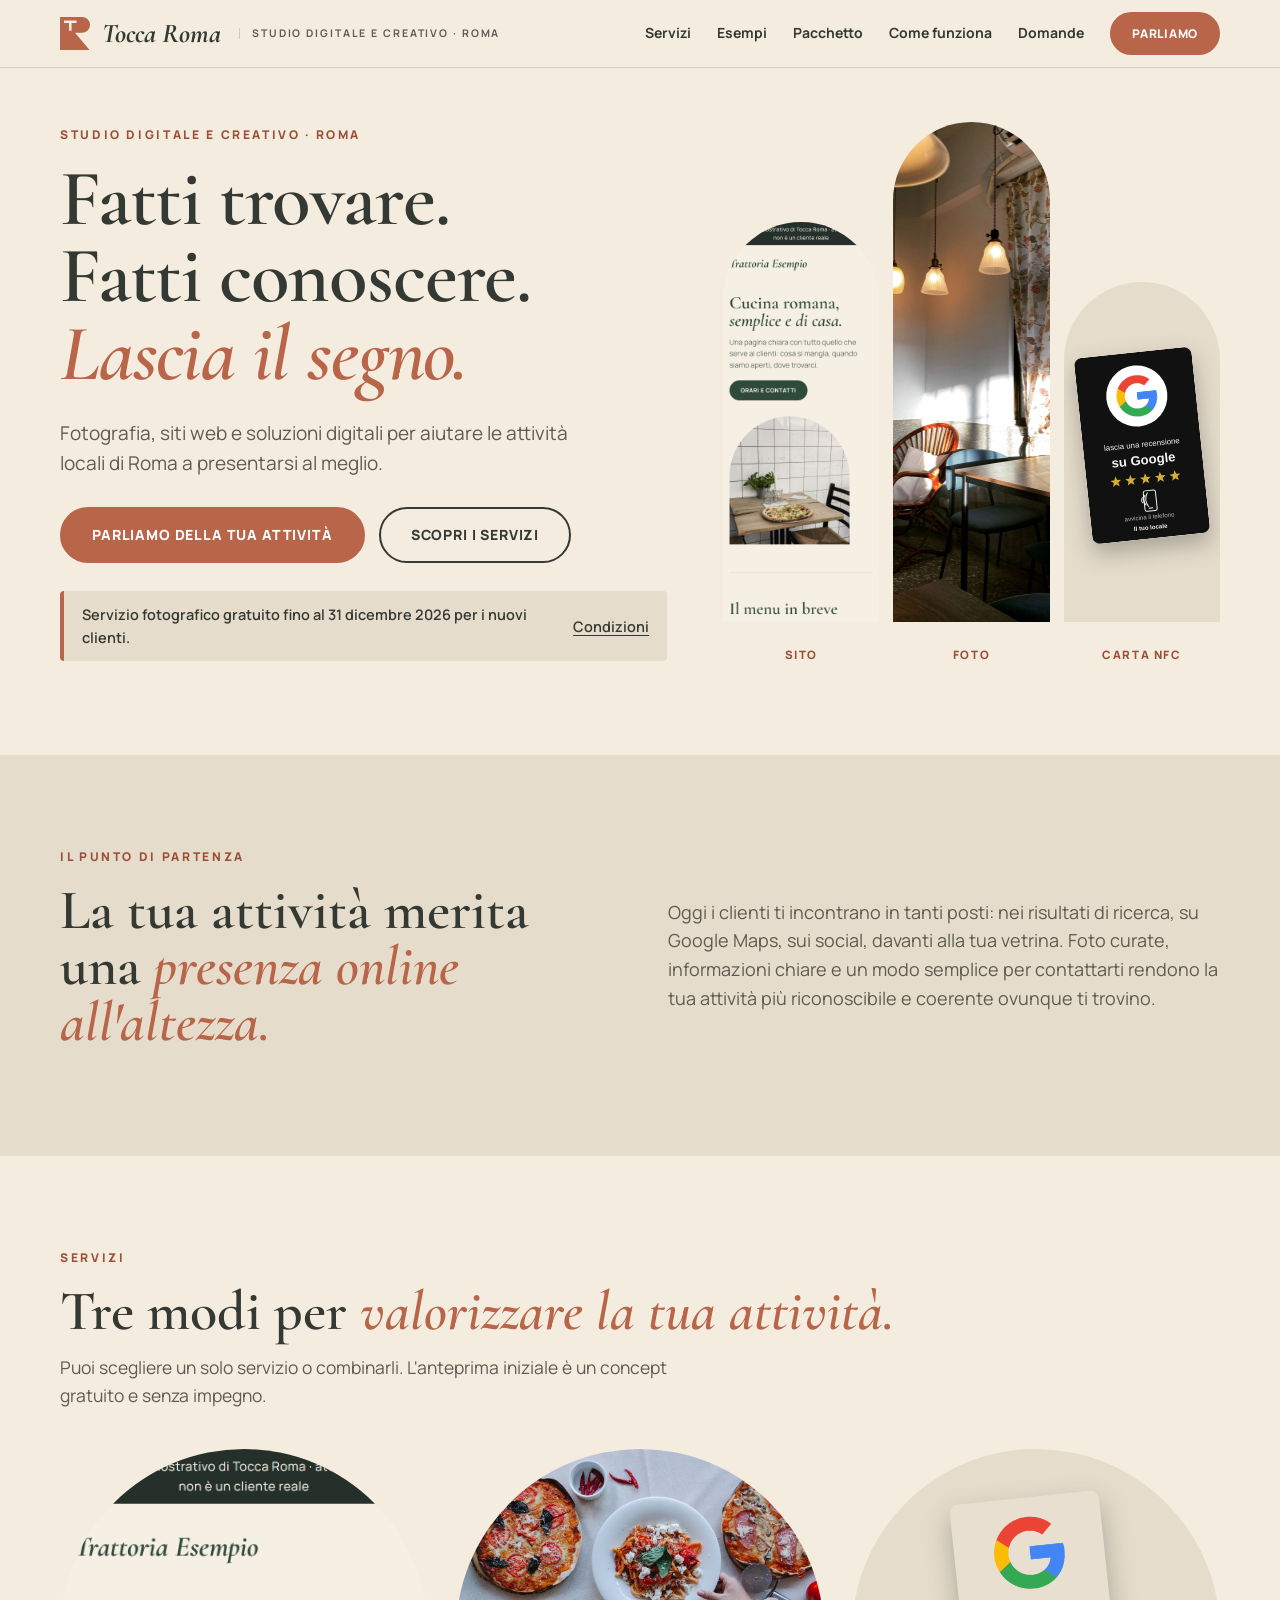
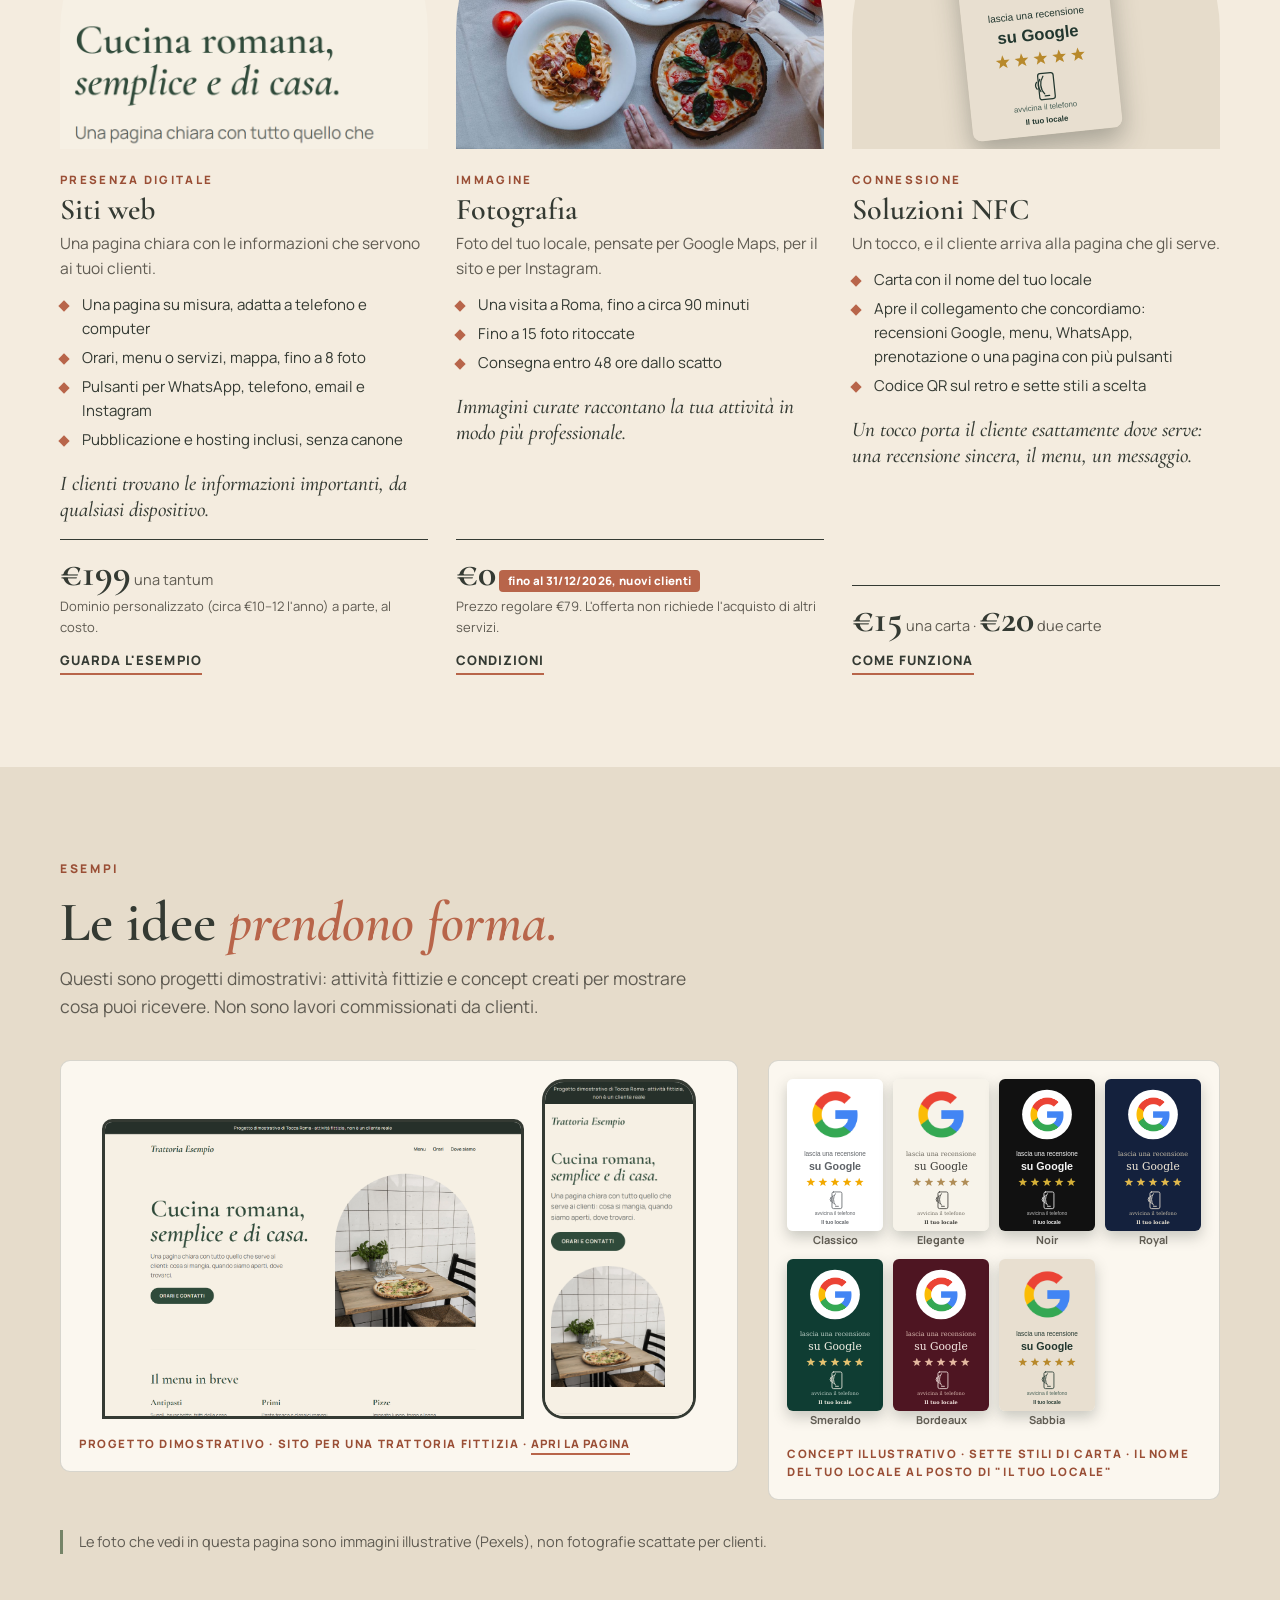
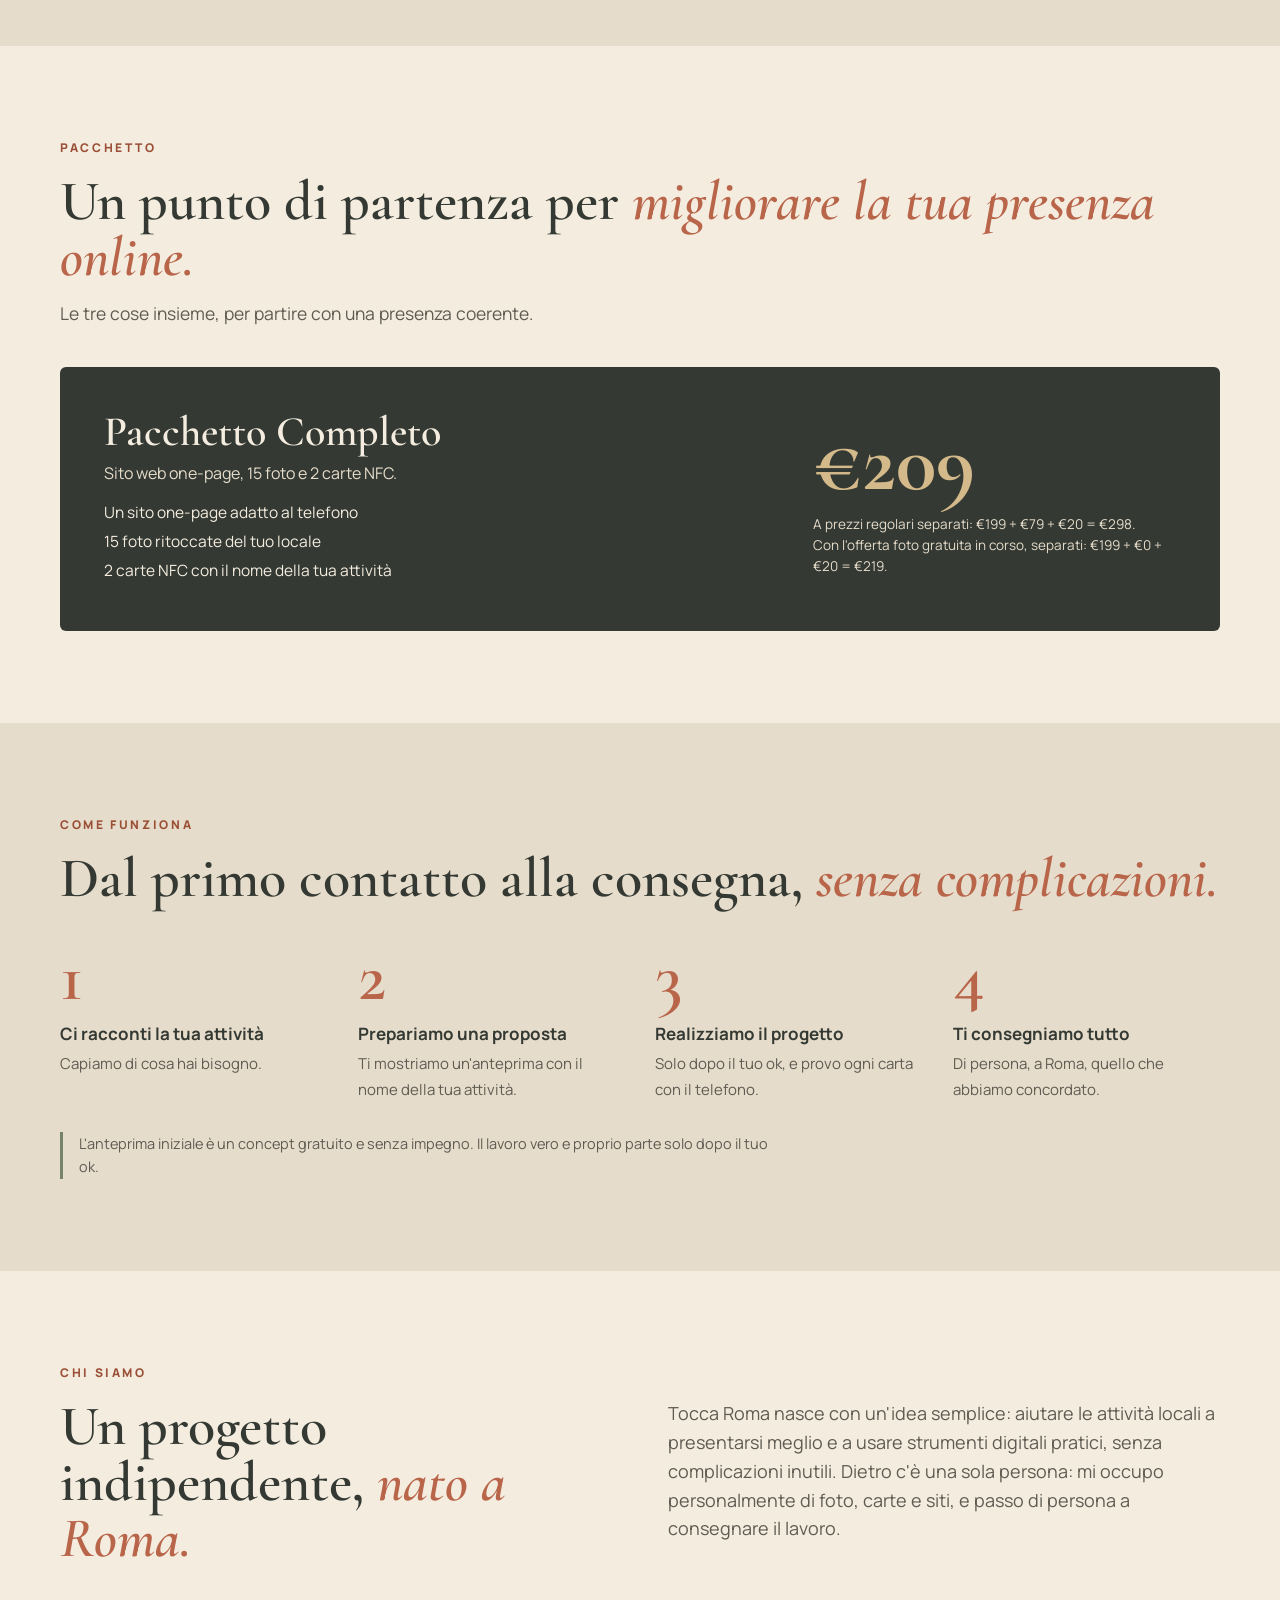
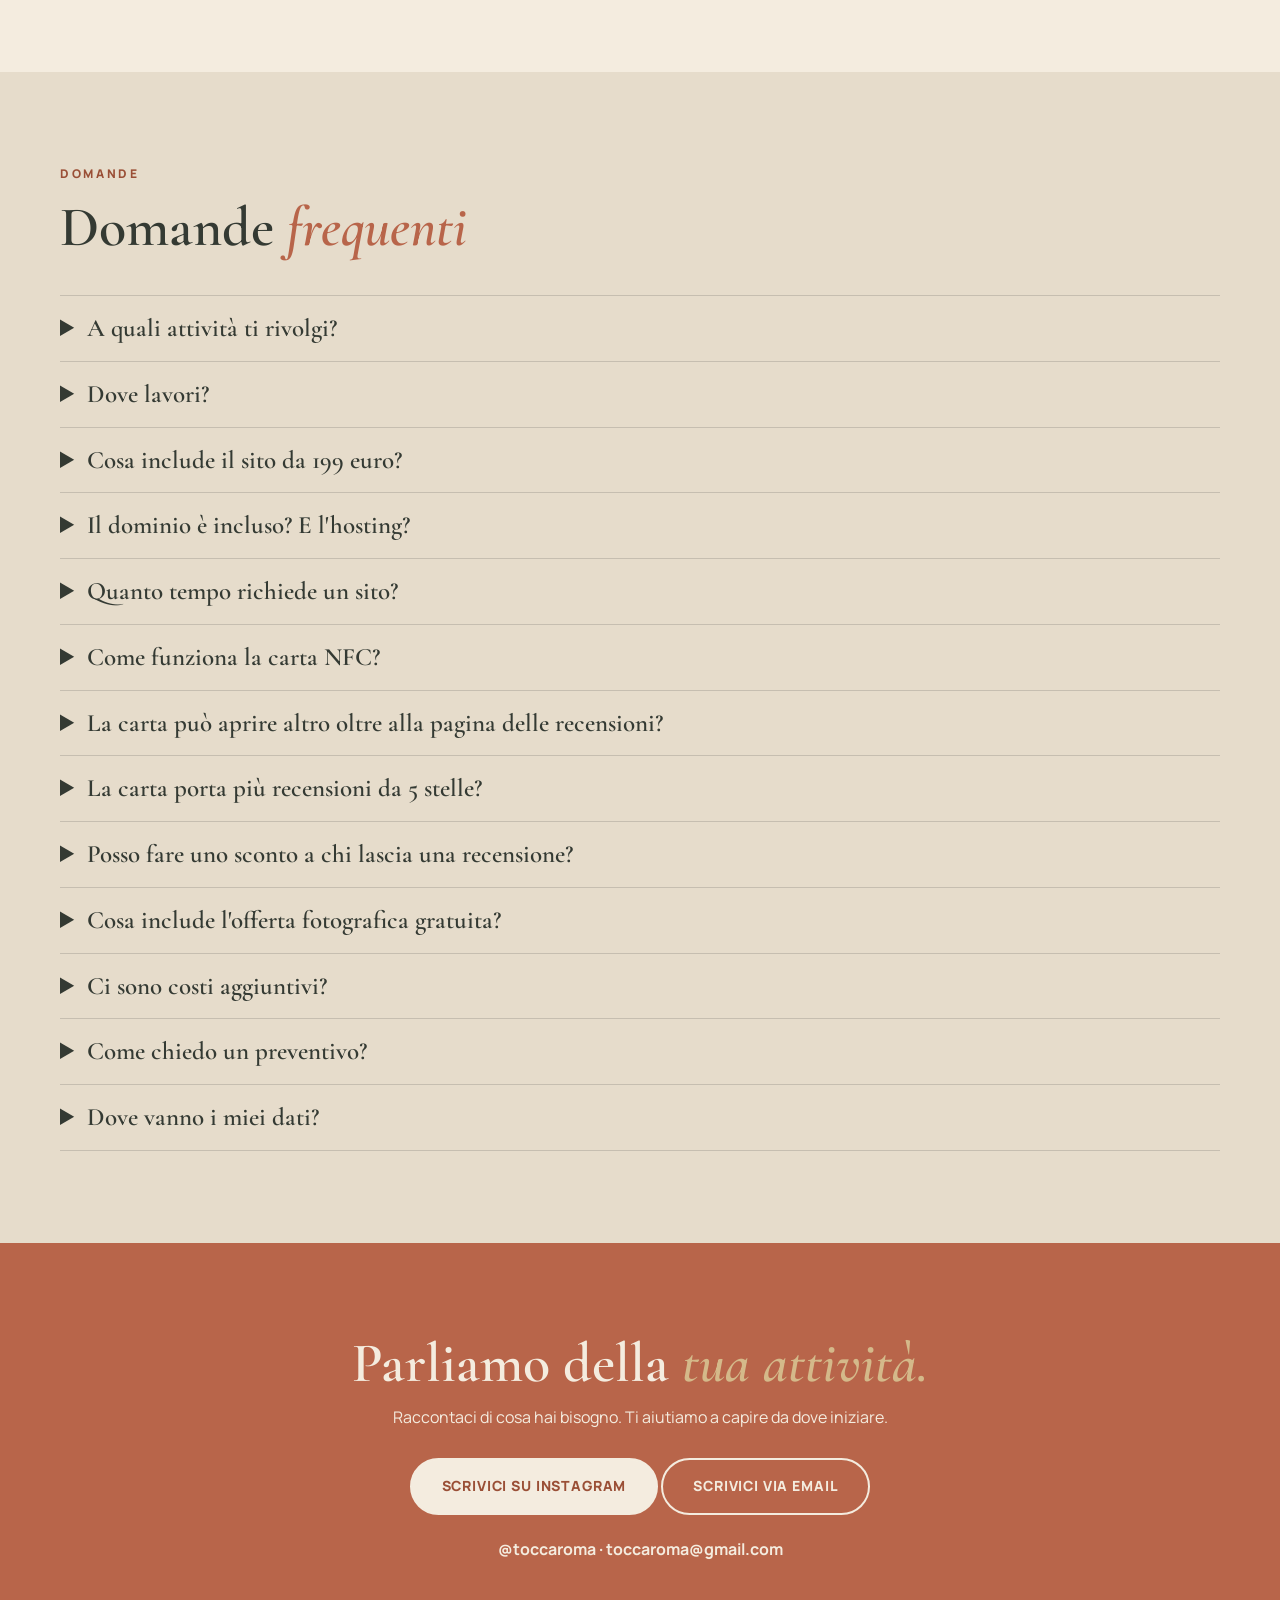
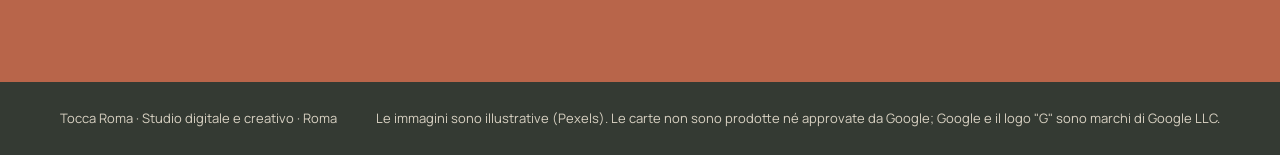
<file: index.html>
<!DOCTYPE html>
<html lang="it">
<head>
<meta charset="utf-8">
<meta name="viewport" content="width=device-width, initial-scale=1">
<title>Tocca Roma · Studio digitale e creativo per le attività locali di Roma</title>
<meta name="description" content="Siti web, fotografia e soluzioni NFC per bar, ristoranti, barbieri e negozi di Roma. Prezzi chiari e un primo passo semplice: parliamo della tua attività.">
<link rel="canonical" href="https://toccaroma.github.io/">
<meta property="og:type" content="website">
<meta property="og:locale" content="it_IT">
<meta property="og:site_name" content="Tocca Roma">
<meta property="og:title" content="Tocca Roma · Studio digitale e creativo per le attività locali di Roma">
<meta property="og:description" content="Siti web, fotografia e soluzioni NFC per le attività locali di Roma. Fatti trovare. Fatti conoscere. Lascia il segno.">
<meta property="og:url" content="https://toccaroma.github.io/">
<meta property="og:image" content="https://toccaroma.github.io/assets/og-image.png">
<meta property="og:image:width" content="1200">
<meta property="og:image:height" content="630">
<meta property="og:image:alt" content="Tocca Roma, studio digitale e creativo a Roma">
<meta name="twitter:card" content="summary_large_image">
<meta name="theme-color" content="#B8654A">
<link rel="icon" type="image/svg+xml" href="data:image/svg+xml,%3Csvg xmlns='http://www.w3.org/2000/svg' viewBox='0 0 228 250'%3E%3Cpath fill-rule='evenodd' fill='%23B8654A' d='M0 0H168A60 60 0 0 1 168 120H114L225 250H0Z M30 26H126V46H88V104H68V46H30Z'/%3E%3C/svg%3E">
<link rel="stylesheet" href="assets/fonts/fonts.css">
<style>
:root{--cream:#F4ECDF;--lime:#E6DCCB;--terra:#B8654A;--terra-d:#9A4F36;--sage:#758468;--sage-d:#5B6A50;--ochre:#D4B98A;--graph:#343A33;--mut:#5F5B52;--line:rgba(52,58,51,.18);--card:#FBF7EF;
--serif:'Cormorant Garamond',Georgia,serif;--sans:Manrope,system-ui,-apple-system,"Segoe UI",Roboto,Arial,sans-serif}
*{box-sizing:border-box;margin:0;padding:0}
[hidden]{display:none!important}
html{scroll-behavior:smooth;scroll-padding-top:72px}
@media(prefers-reduced-motion:reduce){html{scroll-behavior:auto}*{animation:none!important;transition:none!important}}
body{background:var(--cream);color:var(--graph);font-family:var(--sans);line-height:1.6;-webkit-font-smoothing:antialiased}
a{color:inherit;text-decoration:none}img{display:block;max-width:100%}
:focus-visible{outline:3px solid var(--graph);outline-offset:3px;border-radius:4px}
.skip{position:absolute;left:-999px;top:8px;background:var(--graph);color:var(--cream);padding:10px 16px;border-radius:6px;z-index:50}
.skip:focus{left:8px}
.wrap{width:min(1160px,92vw);margin:0 auto}
h1,h2,h3{font-family:var(--serif);font-weight:600;line-height:1}
h1{font-size:clamp(46px,6.2vw,88px);letter-spacing:-.015em;line-height:.98}
h2{font-size:clamp(34px,4.4vw,56px);margin-bottom:14px}
h3{font-size:30px;margin-bottom:6px}
em{font-style:italic;color:var(--terra);font-weight:600}
.eyebrow{font-size:12px;letter-spacing:.22em;text-transform:uppercase;font-weight:800;color:var(--terra-d);margin-bottom:16px;display:block}
.btn{display:inline-block;background:var(--terra);color:#fff;padding:15px 30px;border-radius:999px;font-weight:800;font-size:14px;letter-spacing:.06em;text-transform:uppercase;border:2px solid var(--terra);transition:background .15s}
.btn:hover{background:var(--terra-d);border-color:var(--terra-d)}
.btn.o{background:transparent;color:var(--graph);border-color:var(--graph)}.btn.o:hover{background:var(--graph);color:var(--cream)}
.link{font-weight:800;font-size:13px;letter-spacing:.08em;text-transform:uppercase;border-bottom:2px solid var(--terra);padding-bottom:2px}
header{background:var(--cream);position:sticky;top:0;z-index:10;border-bottom:1px solid var(--line)}
header .wrap{display:flex;justify-content:space-between;align-items:center;padding:12px 0}
.logo{display:flex;align-items:center;gap:12px;font-family:var(--serif);font-style:italic;font-weight:700;font-size:27px;line-height:1}
.logo svg{width:30px;height:33px}
.logo small{display:none;font-family:var(--sans);font-style:normal;font-weight:700;font-size:10.5px;letter-spacing:.18em;text-transform:uppercase;color:var(--mut);margin-left:6px;border-left:1px solid var(--line);padding-left:12px}
nav{display:flex;gap:26px;align-items:center;font-size:14px;font-weight:700}
nav a:hover{color:var(--terra-d)}nav .btn{padding:10px 20px;font-size:12px}nav .btn:hover{color:#fff}
.hero{padding:54px 0 90px}
.hero .wrap{display:grid;grid-template-columns:1.1fr .9fr;gap:56px;align-items:center}
.hero h1{margin:6px 0 24px}
.hero .lead{font-size:19px;color:var(--mut);max-width:540px;margin-bottom:28px}
.cta{display:flex;gap:14px;flex-wrap:wrap;margin-bottom:28px}
.promo{display:inline-flex;gap:10px;align-items:center;background:var(--lime);border-left:4px solid var(--terra);padding:12px 18px;font-size:14.5px;font-weight:600;border-radius:4px}
.promo a{text-decoration:underline;text-underline-offset:3px}
.arches{display:grid;grid-template-columns:repeat(3,1fr);gap:14px;align-items:end}
.arch{border-radius:999px 999px 0 0;background-size:cover;background-position:center;position:relative}
.arches .a1{height:400px}.arches .a2{height:500px}.arches .a3{height:340px}
.arches figcaption,.cap{font-size:11.5px;font-weight:800;letter-spacing:.14em;text-transform:uppercase;color:var(--terra-d);margin-top:10px;text-align:center}
section{padding:92px 0}
.sub{color:var(--mut);max-width:640px;margin-bottom:40px;font-size:17.5px}
.band{background:var(--lime)}
.grid3{display:grid;grid-template-columns:repeat(3,1fr);gap:28px}
.pillar{display:flex;flex-direction:column}
.pillar .arch{height:300px;margin-bottom:22px}
.pillar .tag{font-size:11.5px;letter-spacing:.2em;font-weight:800;text-transform:uppercase;color:var(--terra-d);margin-bottom:6px}
.pillar p{color:var(--mut);font-size:15.5px;margin-bottom:12px}
.pillar ul{list-style:none;margin:0 0 14px;font-size:15px}
.pillar li{padding-left:22px;position:relative;margin-bottom:5px}
.pillar li:before{content:"";position:absolute;left:0;top:9px;width:8px;height:8px;background:var(--terra);transform:rotate(45deg)}
.benefit{font-family:var(--serif);font-size:21px;line-height:1.25;font-style:italic;margin-bottom:16px}
.price{margin-top:auto;border-top:1.5px solid var(--graph);padding-top:14px;font-size:14.5px;color:var(--mut)}
.price b{font-family:var(--serif);font-size:38px;color:var(--graph);font-weight:700;line-height:1}
.price .note{display:block;font-size:13px;margin-top:4px}
.price .link{display:inline-block;margin-top:12px;color:var(--graph)}
.chip{display:inline-block;background:var(--terra);color:#fff;border-radius:4px;padding:2px 9px;font-weight:800;font-size:11.5px;vertical-align:middle;letter-spacing:.03em}
.offpromo{display:none}.promo-off .onpromo{display:none}.promo-off .offpromo{display:inline}
.two{display:grid;grid-template-columns:1fr 1fr;gap:56px;align-items:center}
.demo-grid{display:grid;grid-template-columns:1.2fr .8fr;gap:30px;align-items:start}
.shot{background:var(--card);border:1px solid var(--line);border-radius:10px;padding:18px}
.devices{display:flex;gap:18px;align-items:flex-end;justify-content:center}
.devices .d{overflow:hidden;border:3px solid var(--graph);background:#fff}
.devices .desk{width:66%;height:300px;border-radius:10px 10px 0 0}
.devices .mob{width:24%;height:340px;border-radius:22px}
.devices img{width:100%}
.styles{display:grid;grid-template-columns:repeat(4,1fr);gap:10px}
.styles img{border-radius:6px;box-shadow:0 6px 14px rgba(52,58,51,.25)}
.styles figure{font-size:11px;font-weight:700;color:var(--mut);text-align:center}
.pk{background:var(--graph);color:var(--cream);padding:44px;display:grid;grid-template-columns:1.3fr .7fr;gap:36px;align-items:center;border-radius:6px}
.pk h3{font-size:42px}.pk p{color:var(--lime);margin-top:8px}
.pk ul{list-style:none;margin-top:14px;color:var(--cream);font-size:15.5px}
.pk li{margin-bottom:4px}
.pk .big{font-family:var(--serif);font-size:84px;font-weight:700;color:var(--ochre);line-height:1}
.pk .math{font-size:13.5px;color:var(--lime);margin-top:10px;line-height:1.55}
.steps{display:grid;grid-template-columns:repeat(4,1fr);gap:30px;list-style:none}
.steps .n{font-family:var(--serif);font-size:70px;color:var(--terra);line-height:1;font-weight:600}
.steps b{display:block;font-size:17px;margin:8px 0 4px}.steps span{color:var(--mut);font-size:15px}
.fine{margin-top:30px;color:var(--mut);font-size:14.5px;max-width:720px;border-left:3px solid var(--sage);padding-left:16px}
.faq details{border-top:1px solid var(--line);padding:18px 0}
.faq details:last-child{border-bottom:1px solid var(--line)}
.faq summary{cursor:pointer;font-family:var(--serif);font-weight:600;font-size:25px;line-height:1.15}
.faq p{color:var(--mut);margin-top:10px;max-width:780px}
.contact{background:var(--terra);color:var(--cream);text-align:center}
.contact h2{color:var(--cream)}.contact p{max-width:560px;margin:10px auto 28px}
.contact .btn{background:var(--cream);color:var(--terra-d);border-color:var(--cream)}.contact .btn:hover{background:var(--lime)}
.contact .btn.o{background:transparent;color:var(--cream);border-color:var(--cream)}.contact .btn.o:hover{background:var(--cream);color:var(--terra-d)}
.contact .btn:focus-visible{outline-color:var(--cream)}
footer{background:var(--graph);color:#D9D2C3;font-size:13px;padding:26px 0}
footer .wrap{display:flex;justify-content:space-between;gap:18px;flex-wrap:wrap}
@media(min-width:1000px){.logo small{display:inline-block}}
@media(max-width:900px){nav a:not(.btn){display:none}.hero .wrap,.grid3,.two,.demo-grid,.pk,.steps{grid-template-columns:1fr}.arches{max-width:420px}.arches .a1{height:260px}.arches .a2{height:330px}.arches .a3{height:230px}.hero{padding-top:30px}section{padding:64px 0}.steps{gap:22px}}
</style>
</head>
<body>
<a class="skip" href="#contenuto">Vai al contenuto</a>
<header><div class="wrap">
  <a class="logo" href="#top" aria-label="Tocca Roma, torna in cima">
    <svg viewBox="0 0 228 250" aria-hidden="true" focusable="false"><path fill-rule="evenodd" fill="#B8654A" d="M0 0H168A60 60 0 0 1 168 120H114L225 250H0Z M30 26H126V46H88V104H68V46H30Z"/></svg>Tocca Roma<small>Studio digitale e creativo · Roma</small></a>
  <nav aria-label="Principale"><a href="#servizi">Servizi</a><a href="#esempi">Esempi</a><a href="#pacchetto">Pacchetto</a><a href="#come">Come funziona</a><a href="#domande">Domande</a><a class="btn" href="#contatti">Parliamo</a></nav>
</div></header>

<main id="contenuto">
<div class="hero" id="top"><div class="wrap">
  <div>
    <span class="eyebrow">Studio digitale e creativo · Roma</span>
    <h1><span style="display:block">Fatti trovare.</span><span style="display:block">Fatti conoscere.</span><em style="display:block">Lascia il segno.</em></h1>
    <p class="lead">Fotografia, siti web e soluzioni digitali per aiutare le attività locali di Roma a presentarsi al meglio.</p>
    <div class="cta"><a class="btn" href="#contatti">Parliamo della tua attività</a><a class="btn o" href="#servizi">Scopri i servizi</a></div>
    <p class="promo onpromo">Servizio fotografico gratuito fino al 31 dicembre 2026 per i nuovi clienti. <a href="#domande">Condizioni</a></p>
  </div>
  <figure class="arches" aria-label="Tre esempi: sito web, fotografia, carta NFC">
    <div><div class="arch a1" role="img" aria-label="Pagina di un sito dimostrativo per un ristorante" style="background-image:url(assets/demo/trattoria-mobile.png);background-position:top"></div></div>
    <div><div class="arch a2" role="img" aria-label="Angolo di un locale con luce del pomeriggio (foto illustrativa)" style="background-image:url(assets/photos/caffe-luce.jpg);background-position:35% center"></div></div>
    <div><div class="arch a3" role="img" aria-label="Carta NFC con il nome di un locale (concept)" style="background:#E6DCCB;overflow:hidden"><img src="assets/cards/noir_front.svg" alt="" style="position:absolute;left:50%;top:70px;width:118px;transform:translateX(-50%) rotate(-6deg);border-radius:8px;box-shadow:0 10px 22px rgba(52,58,51,.35)"></div></div>
    <figcaption>Sito</figcaption><figcaption>Foto</figcaption><figcaption>Carta NFC</figcaption>
  </figure>
</div></div>

<section class="band" aria-labelledby="h-intro"><div class="wrap two">
  <div><span class="eyebrow">Il punto di partenza</span><h2 id="h-intro">La tua attività merita una <em>presenza online all'altezza.</em></h2></div>
  <p style="font-size:18px;color:var(--mut)">Oggi i clienti ti incontrano in tanti posti: nei risultati di ricerca, su Google Maps, sui social, davanti alla tua vetrina. Foto curate, informazioni chiare e un modo semplice per contattarti rendono la tua attività più riconoscibile e coerente ovunque ti trovino.</p>
</div></section>

<section id="servizi" aria-labelledby="h-servizi"><div class="wrap">
  <span class="eyebrow">Servizi</span><h2 id="h-servizi">Tre modi per <em>valorizzare la tua attività.</em></h2>
  <p class="sub">Puoi scegliere un solo servizio o combinarli. L'anteprima iniziale è un concept gratuito e senza impegno.</p>
  <div class="grid3">
    <article class="pillar">
      <div class="arch" role="img" aria-label="Sito dimostrativo per un ristorante su telefono" style="background-image:url(assets/demo/trattoria-mobile.png);background-position:top"></div>
      <div class="tag">Presenza digitale</div><h3>Siti web</h3>
      <p>Una pagina chiara con le informazioni che servono ai tuoi clienti.</p>
      <ul><li>Una pagina su misura, adatta a telefono e computer</li><li>Orari, menu o servizi, mappa, fino a 8 foto</li><li>Pulsanti per WhatsApp, telefono, email e Instagram</li><li>Pubblicazione e hosting inclusi, senza canone</li></ul>
      <div class="benefit">I clienti trovano le informazioni importanti, da qualsiasi dispositivo.</div>
      <div class="price"><b>€199</b> una tantum<span class="note">Dominio personalizzato (circa €10–12 l'anno) a parte, al costo.</span><a class="link" href="#esempi">Guarda l'esempio</a></div>
    </article>
    <article class="pillar">
      <div class="arch" role="img" aria-label="Piatti italiani visti dall'alto (foto illustrativa)" style="background-image:url(assets/photos/piatti-italiani.jpg)"></div>
      <div class="tag">Immagine</div><h3>Fotografia</h3>
      <p>Foto del tuo locale, pensate per Google Maps, per il sito e per Instagram.</p>
      <ul><li>Una visita a Roma, fino a circa 90 minuti</li><li>Fino a 15 foto ritoccate</li><li>Consegna entro 48 ore dallo scatto</li></ul>
      <div class="benefit">Immagini curate raccontano la tua attività in modo più professionale.</div>
      <div class="price"><span class="onpromo"><b>€0</b> <span class="chip">fino al 31/12/2026, nuovi clienti</span><span class="note">Prezzo regolare €79. L'offerta non richiede l'acquisto di altri servizi.</span></span><span class="offpromo"><b>€79</b> per 15 foto</span><a class="link" href="#domande">Condizioni</a></div>
    </article>
    <article class="pillar">
      <div class="arch" role="img" aria-label="Carta NFC con il nome di un locale (concept)" style="background:#E6DCCB;overflow:hidden"><img src="assets/cards/sabbia_front.svg" alt="" style="position:absolute;left:50%;top:48px;width:150px;transform:translateX(-50%) rotate(-6deg);border-radius:9px;box-shadow:0 12px 26px rgba(52,58,51,.35)"></div>
      <div class="tag">Connessione</div><h3>Soluzioni NFC</h3>
      <p>Un tocco, e il cliente arriva alla pagina che gli serve.</p>
      <ul><li>Carta con il nome del tuo locale</li><li>Apre il collegamento che concordiamo: recensioni Google, menu, WhatsApp, prenotazione o una pagina con più pulsanti</li><li>Codice QR sul retro e sette stili a scelta</li></ul>
      <div class="benefit">Un tocco porta il cliente esattamente dove serve: una recensione sincera, il menu, un messaggio.</div>
      <div class="price"><b>€15</b> una carta · <b>€20</b> due carte<a class="link" href="#domande" style="display:block;width:fit-content">Come funziona</a></div>
    </article>
  </div>
</div></section>

<section class="band" id="esempi" aria-labelledby="h-esempi"><div class="wrap">
  <span class="eyebrow">Esempi</span><h2 id="h-esempi">Le idee <em>prendono forma.</em></h2>
  <p class="sub">Questi sono progetti dimostrativi: attività fittizie e concept creati per mostrare cosa puoi ricevere. Non sono lavori commissionati da clienti.</p>
  <div class="demo-grid">
    <div class="shot">
      <div class="devices"><div class="d desk"><img src="assets/demo/trattoria-desktop.png" alt="Sito dimostrativo di un ristorante, versione desktop"></div><div class="d mob"><img src="assets/demo/trattoria-mobile.png" alt="Sito dimostrativo di un ristorante, versione telefono"></div></div>
      <p class="cap" style="text-align:left;margin-top:16px">Progetto dimostrativo · sito per una trattoria fittizia · <a class="link" href="demo/trattoria-esempio.html" style="font-size:11.5px">Apri la pagina</a></p>
    </div>
    <div class="shot">
      <div class="styles"><figure><img src="assets/cards/classico_front.svg" alt="Stile Classico">Classico</figure><figure><img src="assets/cards/elegante_front.svg" alt="Stile Elegante">Elegante</figure><figure><img src="assets/cards/noir_front.svg" alt="Stile Noir">Noir</figure><figure><img src="assets/cards/royal_front.svg" alt="Stile Royal">Royal</figure><figure><img src="assets/cards/smeraldo_front.svg" alt="Stile Smeraldo">Smeraldo</figure><figure><img src="assets/cards/bordeaux_front.svg" alt="Stile Bordeaux">Bordeaux</figure><figure><img src="assets/cards/sabbia_front.svg" alt="Stile Sabbia">Sabbia</figure></div>
      <p class="cap" style="text-align:left;margin-top:16px">Concept illustrativo · sette stili di carta · il nome del tuo locale al posto di "Il tuo locale"</p>
    </div>
  </div>
  <p class="fine">Le foto che vedi in questa pagina sono immagini illustrative (Pexels), non fotografie scattate per clienti.</p>
</div></section>

<section id="pacchetto" aria-labelledby="h-pacchetto"><div class="wrap">
  <span class="eyebrow">Pacchetto</span><h2 id="h-pacchetto">Un punto di partenza per <em>migliorare la tua presenza online.</em></h2>
  <p class="sub">Le tre cose insieme, per partire con una presenza coerente.</p>
  <div class="pk">
    <div><h3>Pacchetto Completo</h3><p>Sito web one-page, 15 foto e 2 carte NFC.</p>
      <ul><li>Un sito one-page adatto al telefono</li><li>15 foto ritoccate del tuo locale</li><li>2 carte NFC con il nome della tua attività</li></ul></div>
    <div><div class="big">€209</div>
      <p class="math">A prezzi regolari separati: €199 + €79 + €20 = €298.<br>Con l'offerta foto gratuita in corso, separati: €199 + €0 + €20 = €219.</p></div>
  </div>
</div></section>

<section class="band" id="come" aria-labelledby="h-come"><div class="wrap">
  <span class="eyebrow">Come funziona</span><h2 id="h-come">Dal primo contatto alla consegna, <em>senza complicazioni.</em></h2>
  <ol class="steps" style="margin-top:36px">
    <li><div class="n" aria-hidden="true">1</div><b>Ci racconti la tua attività</b><span>Capiamo di cosa hai bisogno.</span></li>
    <li><div class="n" aria-hidden="true">2</div><b>Prepariamo una proposta</b><span>Ti mostriamo un'anteprima con il nome della tua attività.</span></li>
    <li><div class="n" aria-hidden="true">3</div><b>Realizziamo il progetto</b><span>Solo dopo il tuo ok, e provo ogni carta con il telefono.</span></li>
    <li><div class="n" aria-hidden="true">4</div><b>Ti consegniamo tutto</b><span>Di persona, a Roma, quello che abbiamo concordato.</span></li>
  </ol>
  <p class="fine">L'anteprima iniziale è un concept gratuito e senza impegno. Il lavoro vero e proprio parte solo dopo il tuo ok.</p>
</div></section>

<section id="chi" aria-labelledby="h-chi"><div class="wrap two">
  <div><span class="eyebrow">Chi siamo</span><h2 id="h-chi">Un progetto indipendente, <em>nato a Roma.</em></h2></div>
  <p style="font-size:18px;color:var(--mut)">Tocca Roma nasce con un'idea semplice: aiutare le attività locali a presentarsi meglio e a usare strumenti digitali pratici, senza complicazioni inutili. Dietro c'è una sola persona: mi occupo personalmente di foto, carte e siti, e passo di persona a consegnare il lavoro.</p>
</div></section>

<section class="band" id="domande" aria-labelledby="h-faq"><div class="wrap faq">
  <span class="eyebrow">Domande</span><h2 id="h-faq">Domande <em>frequenti</em></h2><p class="sub"></p>
  <details><summary>A quali attività ti rivolgi?</summary><p>Ristoranti, trattorie e caffè, bar, barbieri e parrucchieri, centri estetici, negozi indipendenti e piccoli professionisti di Roma.</p></details>
  <details><summary>Dove lavori?</summary><p>A Roma. Passo di persona per le foto e per la consegna. Se sei fuori città, scrivici e valutiamo.</p></details>
  <details><summary>Cosa include il sito da 199 euro?</summary><p>Una pagina in italiano, su misura per la tua attività, adatta a telefono e computer. Dentro trovi: presentazione, servizi o menu, orari, dove siamo (con collegamento a Google Maps), contatti con pulsanti per WhatsApp, telefono, email e Instagram, fino a 8 foto. I testi base li scriviamo insieme, partendo da ciò che mi racconti. Sono impostati titolo, descrizione e anteprima per WhatsApp e social. Nessun cookie né tracciamento. Sono inclusi due giri di modifiche prima della pubblicazione. Non include: dominio personalizzato, pagine aggiuntive, prenotazioni online o negozio, testi molto lunghi o traduzioni, foto aggiuntive, manutenzione e modifiche dopo la consegna (preventivo a parte).</p></details>
  <details><summary>Il dominio è incluso? E l'hosting?</summary><p>L'hosting è incluso: il sito resta online su un servizio gratuito per siti statici, senza canone mensile, a un indirizzo Tocca Roma. Il dominio personalizzato (per esempio nomedellocale.it) è facoltativo e non incluso: costa circa 10–12 euro l'anno, è intestato a te e lo rinnovi tu; io ti aiuto a registrarlo e a collegarlo, senza ricarichi.</p></details>
  <details><summary>Quanto tempo richiede un sito?</summary><p>In genere circa una settimana da quando ricevo testi e foto e il tuo ok alla proposta. Se il materiale non è pronto, ti do una stima chiara prima di iniziare.</p></details>
  <details><summary>Come funziona la carta NFC?</summary><p>La carta contiene un piccolo chip, senza batteria. Il cliente avvicina il telefono e si apre la pagina configurata; se l'NFC è spento, può inquadrare il codice QR sul retro. Nessuna app da installare. Funziona con gli iPhone recenti e con quasi tutti gli Android.</p></details>
  <details><summary>La carta può aprire altro oltre alla pagina delle recensioni?</summary><p>Sì. La carta si programma con il collegamento che vuoi: recensioni Google, menu, WhatsApp, prenotazione, Instagram, indirizzo su Maps o il tuo sito. Una carta apre un solo collegamento; se ne servono più insieme, prepariamo una piccola pagina con più pulsanti (puoi vedere un <a class="link" href="demo/pagina-tocco.html" style="font-size:12px">esempio</a>) e la carta apre quella. Il codice QR sul retro porta allo stesso collegamento. Gli iPhone leggono la carta dal modello XS in poi; per gli altri c'è il QR.</p></details>
  <details><summary>La carta porta più recensioni da 5 stelle?</summary><p>No, e nessuno può prometterlo. La carta rende più facile lasciare una recensione sincera a chi vuole farlo. La valutazione dipende dall'esperienza dei tuoi clienti.</p></details>
  <details><summary>Posso fare uno sconto a chi lascia una recensione?</summary><p>No. Le regole di Google non lo permettono. Ti consiglio di offrire la carta a tutti i clienti allo stesso modo, senza scegliere solo quelli più soddisfatti.</p></details>
  <details><summary>Cosa include l'offerta fotografica gratuita?</summary><p>Per i nuovi clienti, con visita entro il 31 dicembre 2026 e salvo disponibilità di agenda: una visita a Roma di circa 90 minuti, in un solo locale, fino a 15 foto ritoccate, consegnate entro 48 ore dallo scatto. Lo spostamento in città è incluso. Non serve acquistare altri servizi. Altre sedi, sedute aggiuntive o foto in più si concordano a parte.</p></details>
  <details><summary>Ci sono costi aggiuntivi?</summary><p>Solo quelli che concordiamo prima: dominio personalizzato, pagine aggiuntive, testi molto lunghi, manutenzione, modifiche dopo la consegna, foto in più o altre sedute, collegamenti NFC con una pagina a più pulsanti. Nessun costo viene aggiunto senza che tu lo sappia.</p></details>
  <details><summary>Come chiedo un preventivo?</summary><p>Scrivici su Instagram o via email, raccontando che attività hai e cosa ti serve: ti rispondiamo con una proposta chiara.</p></details>
  <details><summary>Dove vanno i miei dati?</summary><p>Questo sito non usa cookie né strumenti di tracciamento. Se mi scrivi, uso il tuo messaggio solo per risponderti.</p></details>
</div></section>

<section class="contact" id="contatti" aria-labelledby="h-contatti"><div class="wrap">
  <h2 id="h-contatti">Parliamo della <em style="color:var(--ochre)">tua attività.</em></h2>
  <p>Raccontaci di cosa hai bisogno. Ti aiutiamo a capire da dove iniziare.</p>
  <a class="btn" href="https://ig.me/m/toccaroma" target="_blank" rel="noopener">Scrivici su Instagram<span style="position:absolute;left:-999px"> (si apre in una nuova scheda)</span></a>
  <a class="btn o" href="mailto:toccaroma@gmail.com?subject=Parliamo%20della%20mia%20attivit%C3%A0">Scrivici via email</a>
  <p style="margin-top:22px;font-weight:700">@toccaroma · toccaroma@gmail.com</p>
</div></section>
</main>

<footer><div class="wrap"><span>Tocca Roma · Studio digitale e creativo · Roma</span><span>Le immagini sono illustrative (Pexels). Le carte non sono prodotte né approvate da Google; Google e il logo "G" sono marchi di Google LLC.</span></div></footer>

<script>
(function(){
  // Dopo il 31 dicembre 2026 il servizio fotografico torna a prezzo pieno.
  var end = new Date('2027-01-01T00:00:00+01:00');
  if (Date.now() >= end) document.body.classList.add('promo-off');
})();
</script>
</body>
</html>
</file>
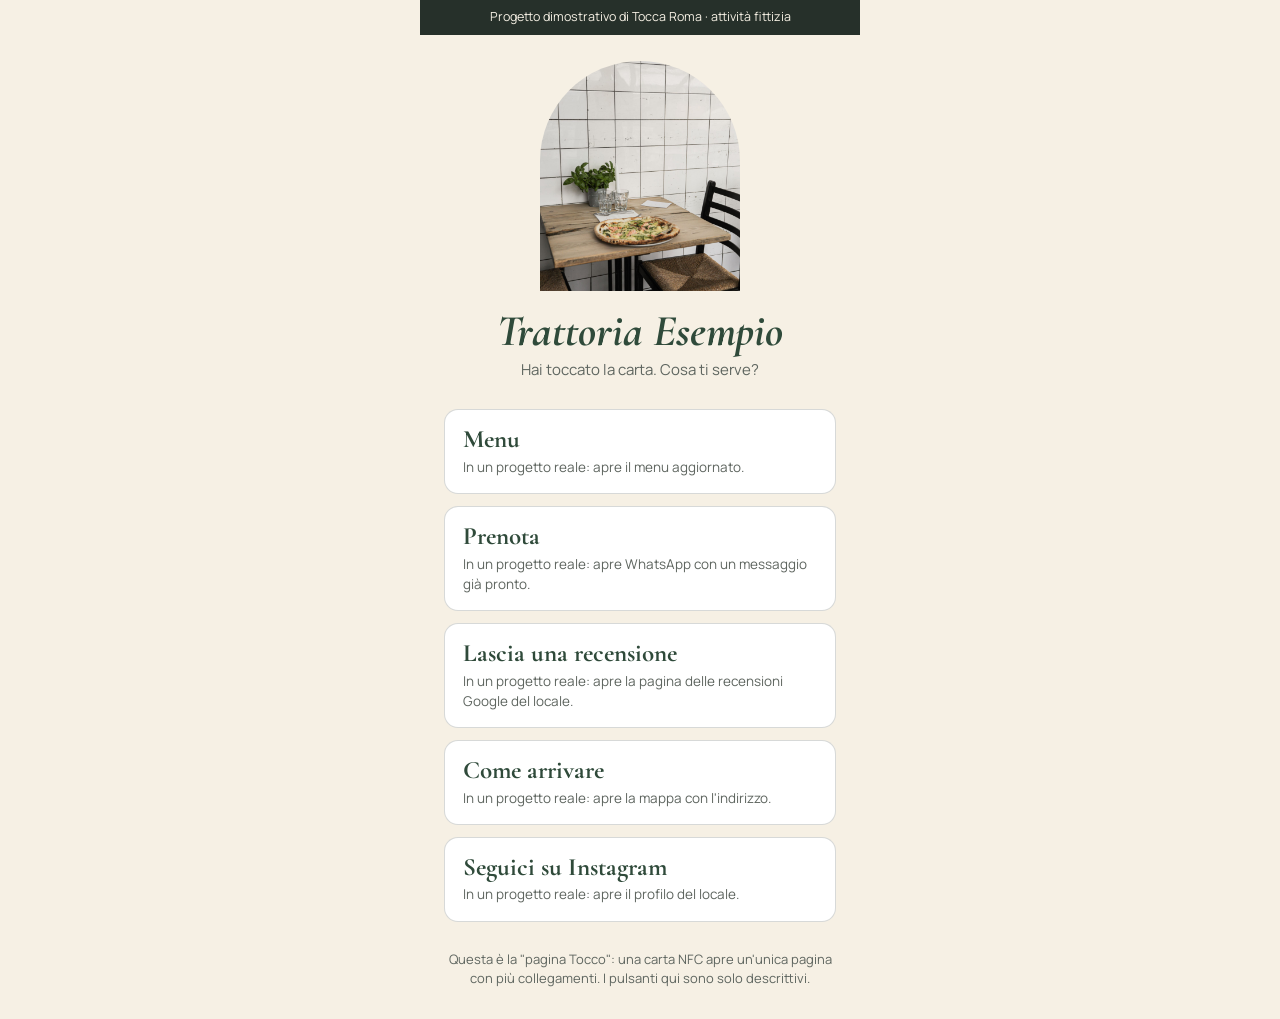
<file: demo/pagina-tocco.html>
<!DOCTYPE html>
<html lang="it">
<head>
<meta charset="utf-8">
<meta name="viewport" content="width=device-width, initial-scale=1">
<title>Pagina Tocco · Progetto dimostrativo di Tocca Roma</title>
<meta name="description" content="Progetto dimostrativo: la pagina che si apre quando il cliente tocca una carta NFC con più collegamenti. Attività fittizia.">
<meta name="robots" content="noindex">
<link rel="stylesheet" href="../assets/fonts/fonts.css">
<style>
:root{--cream:#F6F0E4;--green:#2F4A3A;--ochre:#C9A15A;--ink:#26302A;--mut:#5E655F;--line:rgba(38,48,42,.18);--serif:'Cormorant Garamond',Georgia,serif;--sans:Manrope,system-ui,Arial,sans-serif}
*{box-sizing:border-box;margin:0;padding:0}
body{background:var(--cream);color:var(--ink);font-family:var(--sans);line-height:1.5;display:flex;justify-content:center}
.col{width:min(440px,100%)}
.demo{background:var(--ink);color:#F6F0E4;text-align:center;font-size:12.5px;padding:8px 14px}
.hero{padding:26px 24px 8px;text-align:center}
.arch{width:200px;height:230px;margin:0 auto 18px;border-radius:999px 999px 0 0;background:url(../assets/photos/pizza-tavolo.jpg) center/cover}
h1{font-family:var(--serif);font-size:44px;line-height:1;color:var(--green);font-weight:700;font-style:italic}
.hero p{color:var(--mut);margin-top:6px;font-size:15px}
ul{list-style:none;padding:20px 24px 10px}
li{background:#fff;border:1px solid var(--line);border-radius:14px;padding:16px 18px;margin-bottom:12px}
li b{display:block;font-family:var(--serif);font-size:25px;color:var(--green);line-height:1.1}
li span{display:block;color:var(--mut);font-size:13.5px;margin-top:3px}
.note{padding:6px 24px 30px;color:var(--mut);font-size:13px;text-align:center}
</style>
</head>
<body><div class="col">
<div class="demo">Progetto dimostrativo di Tocca Roma · attività fittizia</div>
<div class="hero"><div class="arch" role="img" aria-label="Pizza su un tavolo di legno (immagine illustrativa)"></div><h1>Trattoria Esempio</h1><p>Hai toccato la carta. Cosa ti serve?</p></div>
<ul>
 <li><b>Menu</b><span>In un progetto reale: apre il menu aggiornato.</span></li>
 <li><b>Prenota</b><span>In un progetto reale: apre WhatsApp con un messaggio già pronto.</span></li>
 <li><b>Lascia una recensione</b><span>In un progetto reale: apre la pagina delle recensioni Google del locale.</span></li>
 <li><b>Come arrivare</b><span>In un progetto reale: apre la mappa con l'indirizzo.</span></li>
 <li><b>Seguici su Instagram</b><span>In un progetto reale: apre il profilo del locale.</span></li>
</ul>
<p class="note">Questa è la "pagina Tocco": una carta NFC apre un'unica pagina con più collegamenti. I pulsanti qui sono solo descrittivi.</p>
</div></body></html>
</file>
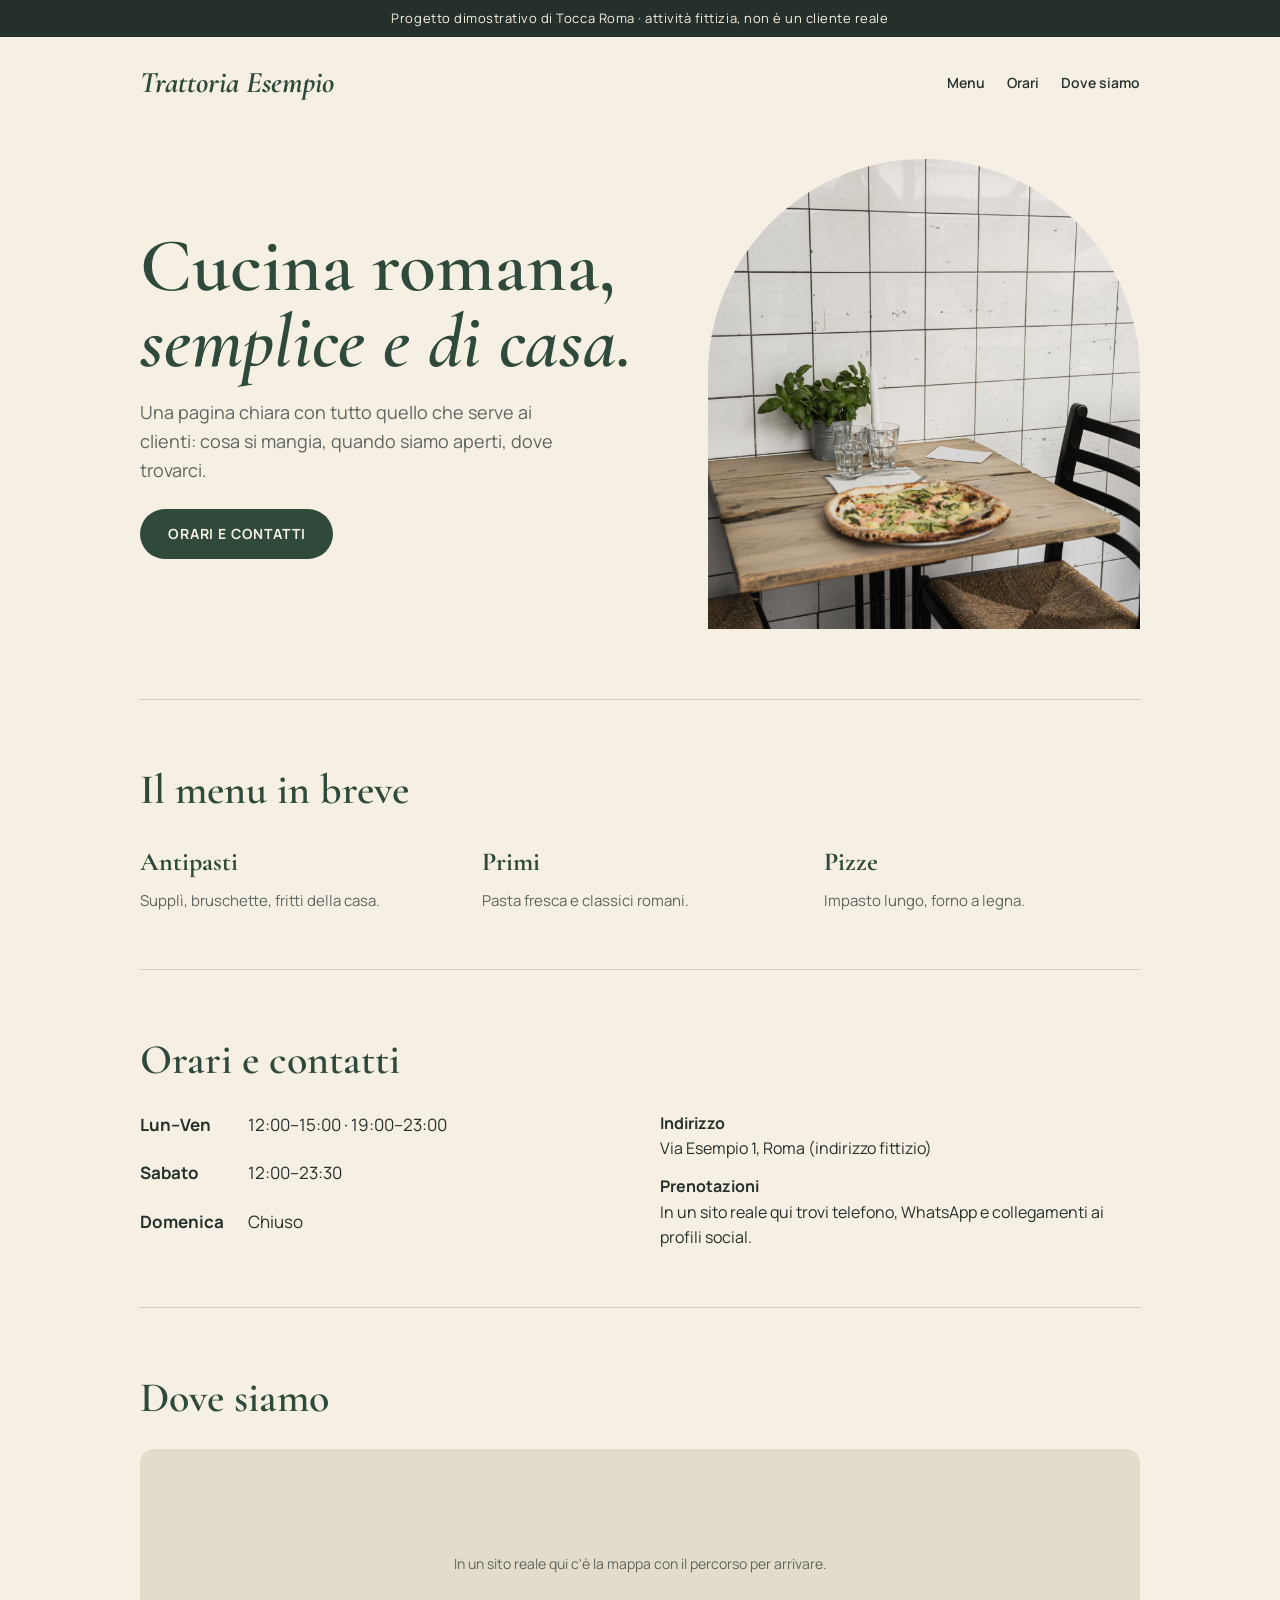
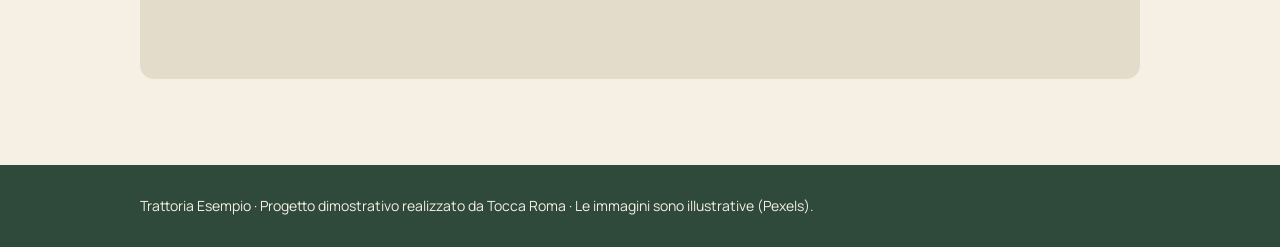
<file: demo/trattoria-esempio.html>
<!DOCTYPE html>
<html lang="it">
<head>
<meta charset="utf-8">
<meta name="viewport" content="width=device-width, initial-scale=1">
<title>Trattoria Esempio · Progetto dimostrativo di Tocca Roma</title>
<meta name="description" content="Progetto dimostrativo: esempio di sito one-page per un ristorante. Attività fittizia, non è un cliente reale.">
<meta name="robots" content="noindex">
<link rel="stylesheet" href="../assets/fonts/fonts.css">
<style>
:root{--cream:#F6F0E4;--green:#2F4A3A;--ochre:#C9A15A;--ink:#26302A;--mut:#5E655F;--line:rgba(38,48,42,.18);--serif:'Cormorant Garamond',Georgia,serif;--sans:Manrope,system-ui,Arial,sans-serif}
*{box-sizing:border-box;margin:0;padding:0}
a{color:inherit;text-decoration:none}
body{background:var(--cream);color:var(--ink);font-family:var(--sans);line-height:1.6}
.demo{background:var(--ink);color:#F6F0E4;text-align:center;font-size:13px;padding:8px 14px;letter-spacing:.04em}
.wrap{width:min(1000px,92vw);margin:0 auto}
header{padding:22px 0;display:flex;justify-content:space-between;align-items:center}
.brand{font-family:var(--serif);font-size:30px;font-weight:700;font-style:italic;color:var(--green)}
nav{display:flex;gap:22px;font-size:14px;font-weight:600}
.hero{display:grid;grid-template-columns:1.1fr .9fr;gap:40px;align-items:center;padding:30px 0 70px}
.hero h1{font-family:var(--serif);font-size:clamp(44px,6vw,76px);line-height:1;color:var(--green);font-weight:600}
.hero p{margin:18px 0 24px;font-size:18px;color:var(--mut);max-width:430px}
.btn{display:inline-block;background:var(--green);color:var(--cream);padding:14px 28px;border-radius:999px;font-weight:700;font-size:14px;letter-spacing:.06em;text-transform:uppercase}
.arch{border-radius:999px 999px 0 0;background:url(../assets/photos/pizza-tavolo.jpg) center/cover;height:470px}
section{padding:56px 0;border-top:1px solid var(--line)}
h2{font-family:var(--serif);font-size:42px;color:var(--green);margin-bottom:18px;font-weight:600}
.grid{display:grid;grid-template-columns:repeat(3,1fr);gap:26px}
.grid h3{font-family:var(--serif);font-size:26px;color:var(--green);margin-bottom:6px}
.grid p{color:var(--mut);font-size:15px}
.hours{display:grid;grid-template-columns:1fr 1fr;gap:40px}
.hours dl{display:grid;grid-template-columns:auto 1fr;gap:6px 24px;font-size:17px}
.hours dt{font-weight:700}
.map{background:#E4DCCB;border-radius:14px;height:230px;display:flex;align-items:center;justify-content:center;color:var(--mut);font-size:14px;text-align:center;padding:20px}
footer{background:var(--green);color:var(--cream);padding:30px 0;font-size:14px;margin-top:30px}
@media(max-width:760px){.hero,.grid,.hours{grid-template-columns:1fr}.arch{height:320px;max-width:300px}nav{display:none}}
</style>
</head>
<body>
<div class="demo">Progetto dimostrativo di Tocca Roma · attività fittizia, non è un cliente reale</div>
<div class="wrap">
<header><div class="brand">Trattoria Esempio</div><nav><a href="#menu">Menu</a><a href="#orari">Orari</a><a href="#dove">Dove siamo</a></nav></header>
<div class="hero">
  <div><h1>Cucina romana, <em>semplice e di casa.</em></h1><p>Una pagina chiara con tutto quello che serve ai clienti: cosa si mangia, quando siamo aperti, dove trovarci.</p><a class="btn" href="#orari">Orari e contatti</a></div>
  <div class="arch" role="img" aria-label="Pizza su un tavolo di legno (immagine illustrativa)"></div>
</div>
<section id="menu"><h2>Il menu in breve</h2><div class="grid">
  <div><h3>Antipasti</h3><p>Supplì, bruschette, fritti della casa.</p></div>
  <div><h3>Primi</h3><p>Pasta fresca e classici romani.</p></div>
  <div><h3>Pizze</h3><p>Impasto lungo, forno a legna.</p></div></div></section>
<section id="orari"><h2>Orari e contatti</h2><div class="hours">
  <dl><dt>Lun–Ven</dt><dd>12:00–15:00 · 19:00–23:00</dd><dt>Sabato</dt><dd>12:00–23:30</dd><dt>Domenica</dt><dd>Chiuso</dd></dl>
  <div><p><strong>Indirizzo</strong><br>Via Esempio 1, Roma (indirizzo fittizio)</p><p style="margin-top:12px"><strong>Prenotazioni</strong><br>In un sito reale qui trovi telefono, WhatsApp e collegamenti ai profili social.</p></div></div></section>
<section id="dove"><h2>Dove siamo</h2><div class="map">In un sito reale qui c'è la mappa con il percorso per arrivare.</div></section>
</div>
<footer><div class="wrap">Trattoria Esempio · Progetto dimostrativo realizzato da Tocca Roma · Le immagini sono illustrative (Pexels).</div></footer>
</body>
</html>
</file>
<file: assets/fonts/fonts.css>
@font-face {
  font-family: 'Cormorant Garamond';
  font-style: italic;
  font-weight: 500;
  font-display: swap;
  src: url(CormorantGaramond-italic-500.woff2) format('woff2');
  
}
@font-face {
  font-family: 'Cormorant Garamond';
  font-style: italic;
  font-weight: 600;
  font-display: swap;
  src: url(CormorantGaramond-italic-600.woff2) format('woff2');
  
}
@font-face {
  font-family: 'Cormorant Garamond';
  font-style: italic;
  font-weight: 700;
  font-display: swap;
  src: url(CormorantGaramond-italic-700.woff2) format('woff2');
  
}
@font-face {
  font-family: 'Cormorant Garamond';
  font-style: normal;
  font-weight: 500;
  font-display: swap;
  src: url(CormorantGaramond-normal-500.woff2) format('woff2');
  
}
@font-face {
  font-family: 'Cormorant Garamond';
  font-style: normal;
  font-weight: 600;
  font-display: swap;
  src: url(CormorantGaramond-normal-600.woff2) format('woff2');
  
}
@font-face {
  font-family: 'Cormorant Garamond';
  font-style: normal;
  font-weight: 700;
  font-display: swap;
  src: url(CormorantGaramond-normal-700.woff2) format('woff2');
  
}
@font-face {
  font-family: 'Manrope';
  font-style: normal;
  font-weight: 400;
  font-display: swap;
  src: url(Manrope-normal-400.woff2) format('woff2');
  
}
@font-face {
  font-family: 'Manrope';
  font-style: normal;
  font-weight: 500;
  font-display: swap;
  src: url(Manrope-normal-500.woff2) format('woff2');
  
}
@font-face {
  font-family: 'Manrope';
  font-style: normal;
  font-weight: 600;
  font-display: swap;
  src: url(Manrope-normal-600.woff2) format('woff2');
  
}
@font-face {
  font-family: 'Manrope';
  font-style: normal;
  font-weight: 700;
  font-display: swap;
  src: url(Manrope-normal-700.woff2) format('woff2');
  
}
@font-face {
  font-family: 'Manrope';
  font-style: normal;
  font-weight: 800;
  font-display: swap;
  src: url(Manrope-normal-800.woff2) format('woff2');
  
}
</file>
